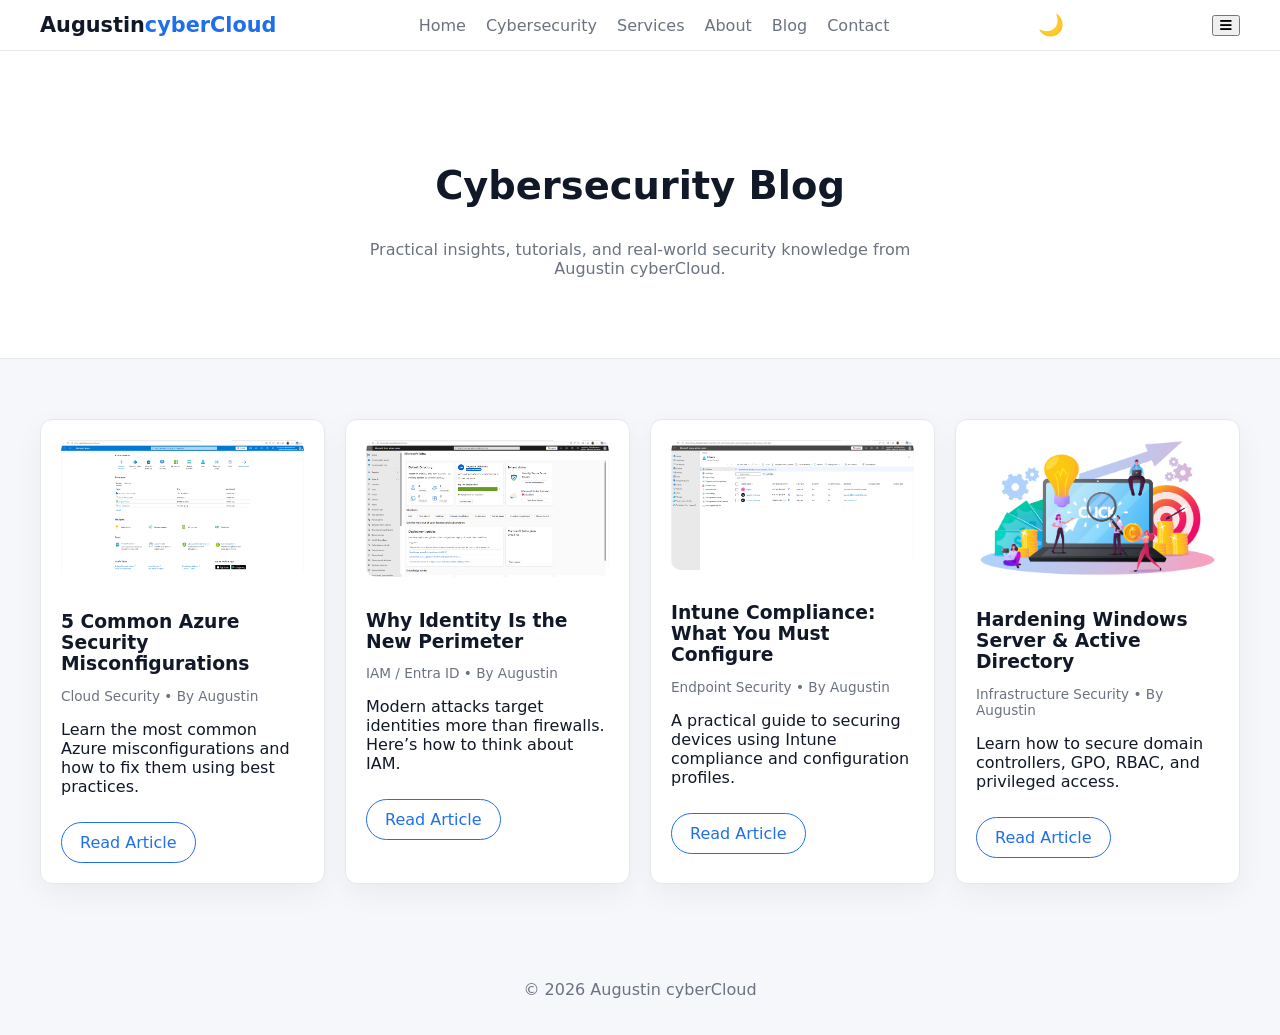
<file: blog/index.html>
<!DOCTYPE html>
<html lang="en">
<head>
  <meta charset="UTF-8" />
  <meta name="viewport" content="width=device-width, initial-scale=1.0" />
  <title>Blog | Augustin cyberCloud</title>

  <link rel="stylesheet"
        href="https://cdnjs.cloudflare.com/ajax/libs/font-awesome/6.5.0/css/all.min.css">

  <link rel="stylesheet" href="blog.css" />
</head>
<body>

<header class="topbar">
  <div class="topbar-inner">
    <div class="logo">Augustin<span>cyberCloud</span></div>

    <nav class="nav">
      <a href="/">Home</a>
      <a href="/cybersecurity">Cybersecurity</a>
      <a href="/services">Services</a>
      <a href="/about">About</a>
      <a href="/blog">Blog</a>
      <a href="/contact">Contact</a>
    </nav>

    <button id="darkModeToggle" class="dark-toggle">🌙</button>
    <button class="menu-btn"><i class="fa-solid fa-bars"></i></button>
  </div>
</header>

<section class="hero fade-in">
  <h1>Cybersecurity Blog</h1>
  <p>
    Practical insights, tutorials, and real‑world security knowledge from Augustin cyberCloud.
  </p>
</section>

<section class="section">
  <div class="blog-grid">

    <article class="blog-card fade-in">
      <img src="/images/blog-azure.png" class="blog-thumb" alt="Azure Security">
      <h3>5 Common Azure Security Misconfigurations</h3>
      <p class="meta">Cloud Security • By Augustin</p>
      <p>
        Learn the most common Azure misconfigurations and how to fix them using best practices.
      </p>
      <a href="/blog/azure-misconfigurations.html" class="btn secondary">Read Article</a>
    </article>

    <article class="blog-card fade-in">
      <img src="/images/blog-identity.png" class="blog-thumb" alt="Identity Security">
      <h3>Why Identity Is the New Perimeter</h3>
      <p class="meta">IAM / Entra ID • By Augustin</p>
      <p>
        Modern attacks target identities more than firewalls. Here’s how to think about IAM.
      </p>
      <a href="/blog/identity-zero-trust.html" class="btn secondary">Read Article</a>
    </article>

    <article class="blog-card fade-in">
      <img src="/images/blog-intune.png" class="blog-thumb" alt="Intune Security">
      <h3>Intune Compliance: What You Must Configure</h3>
      <p class="meta">Endpoint Security • By Augustin</p>
      <p>
        A practical guide to securing devices using Intune compliance and configuration profiles.
      </p>
      <a href="/blog/intune-compliance.html" class="btn secondary">Read Article</a>
    </article>

    <article class="blog-card fade-in">
      <img src="/images/blog-ad.png" class="blog-thumb" alt="Active Directory Security">
      <h3>Hardening Windows Server & Active Directory</h3>
      <p class="meta">Infrastructure Security • By Augustin</p>
      <p>
        Learn how to secure domain controllers, GPO, RBAC, and privileged access.
      </p>
      <a href="/blog/ad-hardening.html" class="btn secondary">Read Article</a>
    </article>

  </div>
</section>

<footer class="footer">
  <p>© 2026 Augustin cyberCloud</p>
</footer>

<script src="blog.js"></script>
</body>
</html>
</file>
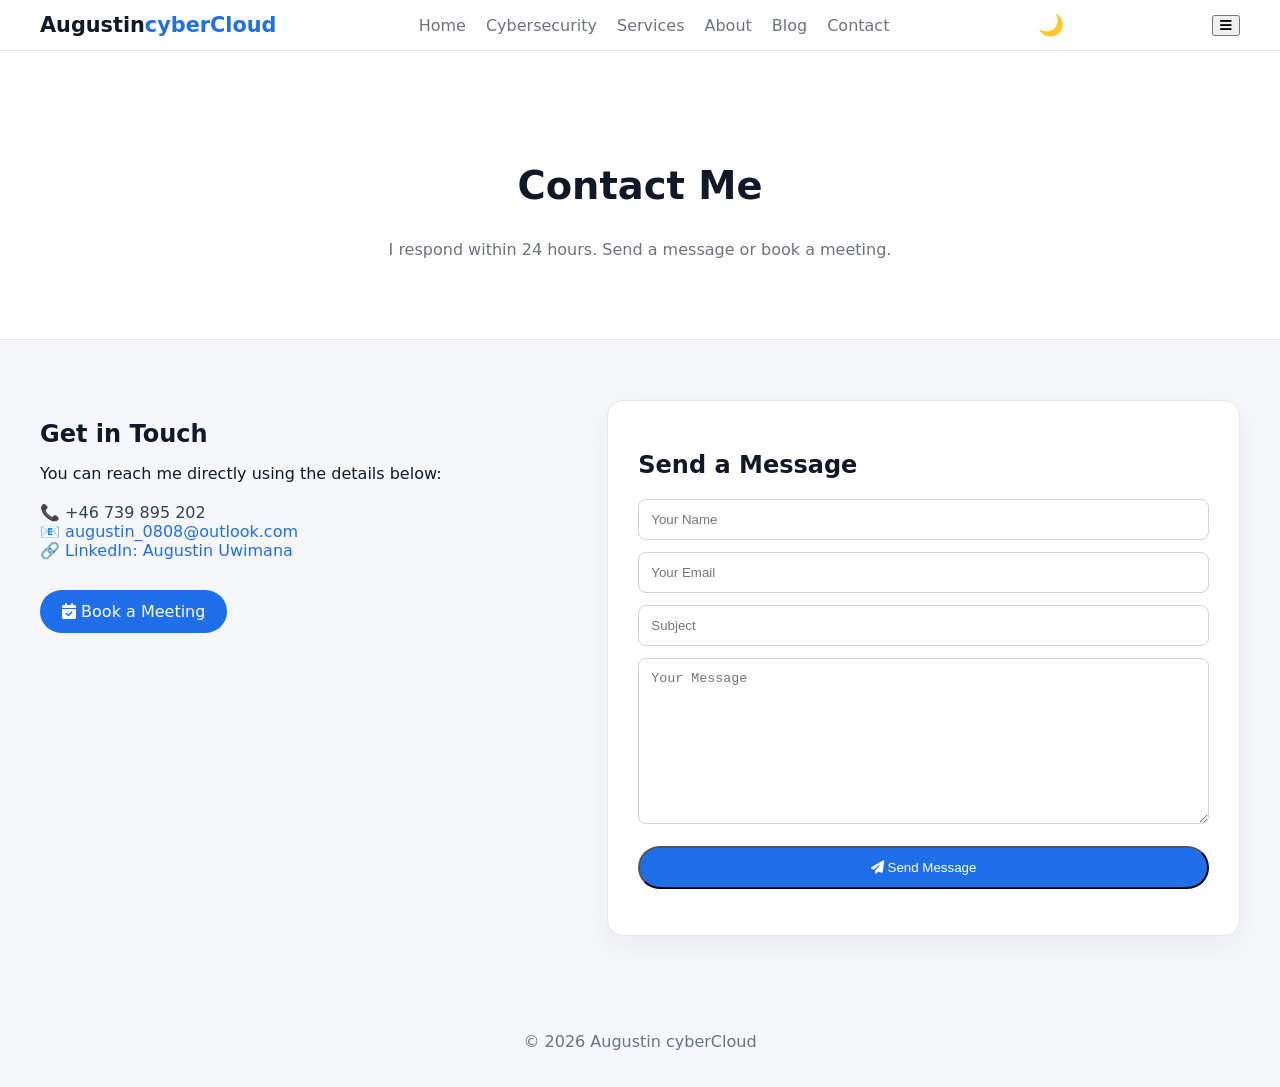
<file: contact/index.html>
<!DOCTYPE html>
<html lang="en">
<head>
  <meta charset="UTF-8" />
  <meta name="viewport" content="width=device-width, initial-scale=1.0" />
  <title>Contact | Augustin cyberCloud</title>

  <link rel="stylesheet"
        href="https://cdnjs.cloudflare.com/ajax/libs/font-awesome/6.5.0/css/all.min.css">

  <link rel="stylesheet" href="contact.css" />
</head>
<body>

<header class="topbar">
  <div class="topbar-inner">
    <div class="logo">Augustin<span>cyberCloud</span></div>

    <nav class="nav">
      <a href="/">Home</a>
      <a href="/cybersecurity">Cybersecurity</a>
      <a href="/services">Services</a>
      <a href="/about">About</a>
      <a href="/blog">Blog</a>
      <a href="/contact">Contact</a>
    </nav>

    <button id="darkModeToggle" class="dark-toggle">🌙</button>
    <button class="menu-btn"><i class="fa-solid fa-bars"></i></button>
  </div>
</header>

<section class="hero fade-in">
  <h1>Contact Me</h1>
  <p>
    I respond within 24 hours. Send a message or book a meeting.
  </p>
</section>

<section class="section">
  <div class="contact-grid">

    <div class="contact-info fade-in">
      <h2>Get in Touch</h2>
      <p>You can reach me directly using the details below:</p>

      <p class="details">
        📞 +46 739 895 202<br>
        📧 <a href="mailto:augustin_0808@outlook.com">augustin_0808@outlook.com</a><br>
        🔗 <a href="https://linkedin.com/in/augustin-uwimana-0684182b" target="_blank">
          LinkedIn: Augustin Uwimana
        </a>
      </p>

      <a href="https://your-booking-link-here" target="_blank" class="btn primary">
        <i class="fa-solid fa-calendar-check"></i> Book a Meeting
      </a>
    </div>

    <div class="contact-form-box slide-in-left">
      <h2>Send a Message</h2>

      <form id="contactForm" class="contact-form">
        <input type="text" id="name" placeholder="Your Name" />
        <input type="email" id="email" placeholder="Your Email" />
        <input type="text" id="subject" placeholder="Subject" />
        <textarea id="message" placeholder="Your Message"></textarea>

        <button type="submit" class="btn primary">
          <i class="fa-solid fa-paper-plane"></i> Send Message
        </button>
      </form>

      <p id="formStatus" class="form-status"></p>
    </div>

  </div>
</section>

<footer class="footer">
  <p>© 2026 Augustin cyberCloud</p>
</footer>

<script src="contact.js"></script>
</body>
</html>
</file>
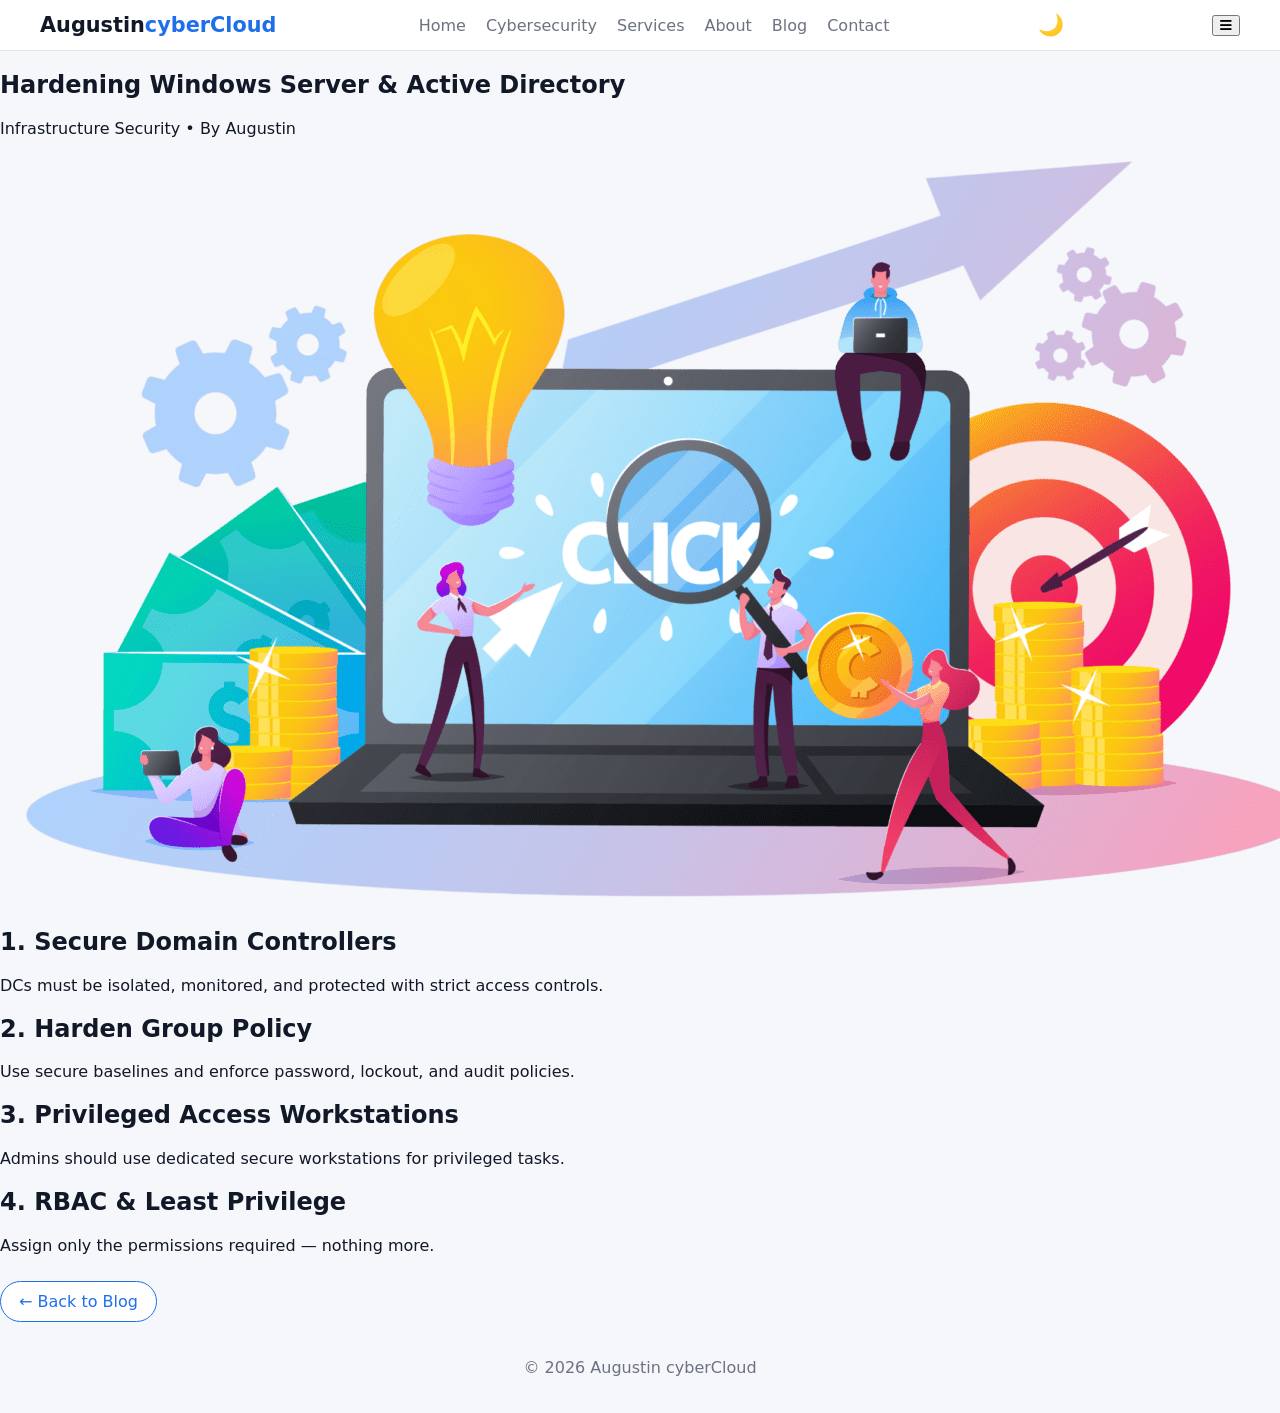
<file: blog/ad-hardening.html>
<!DOCTYPE html>
<html lang="en">
<head>
  <meta charset="UTF-8" />
  <meta name="viewport" content="width=device-width, initial-scale=1.0" />
  <title>Active Directory Hardening | Augustin cyberCloud</title>

  <link rel="stylesheet"
        href="https://cdnjs.cloudflare.com/ajax/libs/font-awesome/6.5.0/css/all.min.css">

  <link rel="stylesheet" href="blog.css" />
</head>
<body>

<header class="topbar">
  <div class="topbar-inner">
    <div class="logo">Augustin<span>cyberCloud</span></div>

    <nav class="nav">
      <a href="/">Home</a>
      <a href="/cybersecurity">Cybersecurity</a>
      <a href="/services">Services</a>
      <a href="/about">About</a>
      <a href="/blog">Blog</a>
      <a href="/contact">Contact</a>
    </nav>

    <button id="darkModeToggle" class="dark-toggle">🌙</button>
    <button class="menu-btn"><i class="fa-solid fa-bars"></i></button>
  </div>
</header>

<section class="article-header fade-in">
  <h1>Hardening Windows Server & Active Directory</h1>
  <p class="meta">Infrastructure Security • By Augustin</p>
</section>

<section class="article-body">

  <img src="/images/blog-ad.png" class="article-image" alt="Active Directory Security">

  <h2>1. Secure Domain Controllers</h2>
  <p>
    DCs must be isolated, monitored, and protected with strict access controls.
  </p>

  <h2>2. Harden Group Policy</h2>
  <p>
    Use secure baselines and enforce password, lockout, and audit policies.
  </p>

  <h2>3. Privileged Access Workstations</h2>
  <p>
    Admins should use dedicated secure workstations for privileged tasks.
  </p>

  <h2>4. RBAC & Least Privilege</h2>
  <p>
    Assign only the permissions required — nothing more.
  </p>

  <a href="/blog" class="btn secondary">← Back to Blog</a>

</section>

<footer class="footer">
  <p>© 2026 Augustin cyberCloud</p>
</footer>

<script src="blog.js"></script>
</body>
</html>
</file>
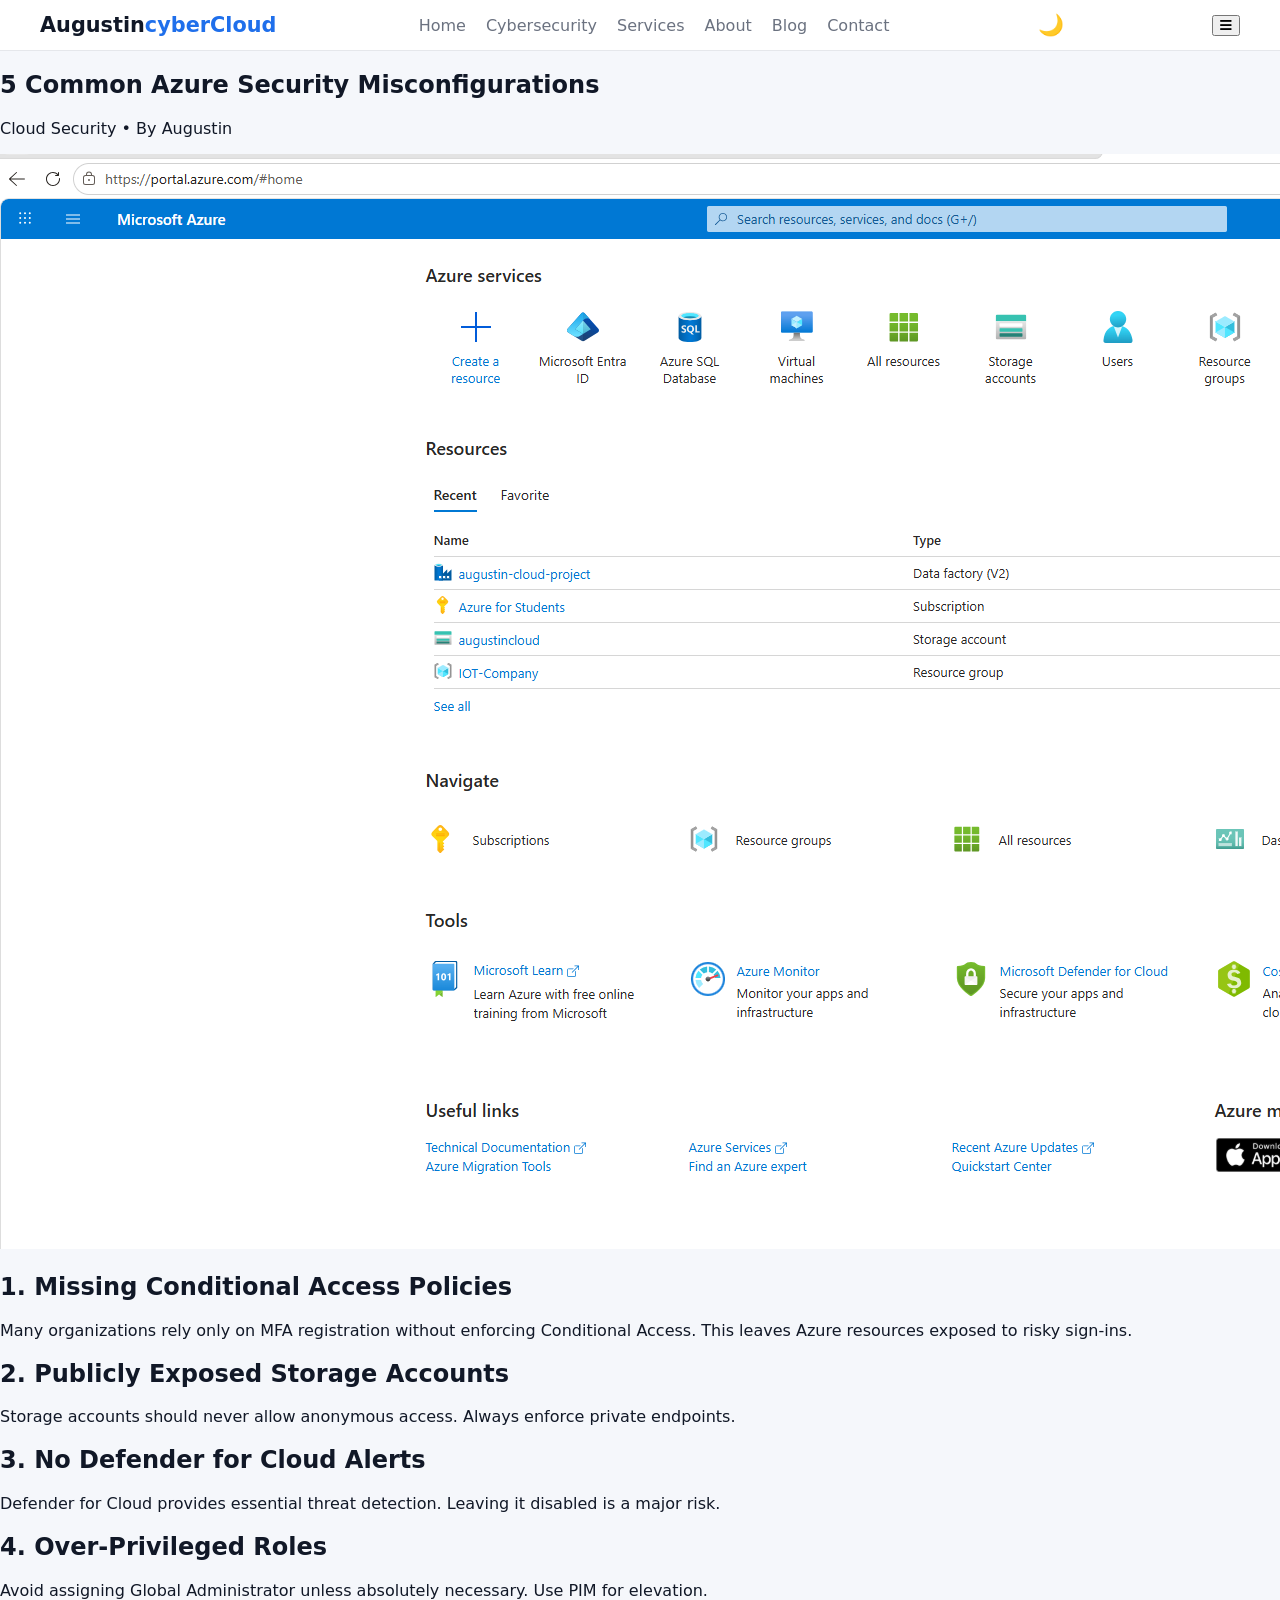
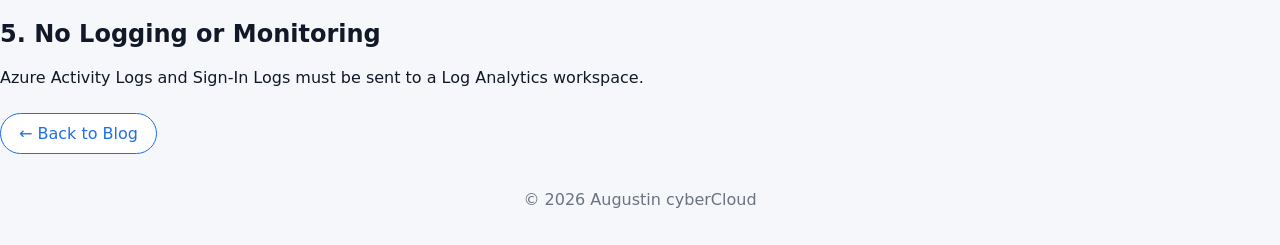
<file: blog/azure-misconfigurations.html>
<!DOCTYPE html>
<html lang="en">
<head>
  <meta charset="UTF-8" />
  <meta name="viewport" content="width=device-width, initial-scale=1.0" />
  <title>Azure Security Misconfigurations | Augustin cyberCloud</title>

  <link rel="stylesheet"
        href="https://cdnjs.cloudflare.com/ajax/libs/font-awesome/6.5.0/css/all.min.css">

  <link rel="stylesheet" href="blog.css" />
</head>
<body>

<header class="topbar">
  <div class="topbar-inner">
    <div class="logo">Augustin<span>cyberCloud</span></div>

    <nav class="nav">
      <a href="/">Home</a>
      <a href="/cybersecurity">Cybersecurity</a>
      <a href="/services">Services</a>
      <a href="/about">About</a>
      <a href="/blog">Blog</a>
      <a href="/contact">Contact</a>
    </nav>

    <button id="darkModeToggle" class="dark-toggle">🌙</button>
    <button class="menu-btn"><i class="fa-solid fa-bars"></i></button>
  </div>
</header>

<section class="article-header fade-in">
  <h1>5 Common Azure Security Misconfigurations</h1>
  <p class="meta">Cloud Security • By Augustin</p>
</section>

<section class="article-body">

  <img src="/images/blog-azure.png" class="article-image" alt="Azure Security">

  <h2>1. Missing Conditional Access Policies</h2>
  <p>
    Many organizations rely only on MFA registration without enforcing Conditional Access.
    This leaves Azure resources exposed to risky sign‑ins.
  </p>

  <h2>2. Publicly Exposed Storage Accounts</h2>
  <p>
    Storage accounts should never allow anonymous access. Always enforce private endpoints.
  </p>

  <h2>3. No Defender for Cloud Alerts</h2>
  <p>
    Defender for Cloud provides essential threat detection. Leaving it disabled is a major risk.
  </p>

  <h2>4. Over‑Privileged Roles</h2>
  <p>
    Avoid assigning Global Administrator unless absolutely necessary. Use PIM for elevation.
  </p>

  <h2>5. No Logging or Monitoring</h2>
  <p>
    Azure Activity Logs and Sign‑In Logs must be sent to a Log Analytics workspace.
  </p>

  <a href="/blog" class="btn secondary">← Back to Blog</a>

</section>

<footer class="footer">
  <p>© 2026 Augustin cyberCloud</p>
</footer>

<script src="blog.js"></script>
</body>
</html>
</file>
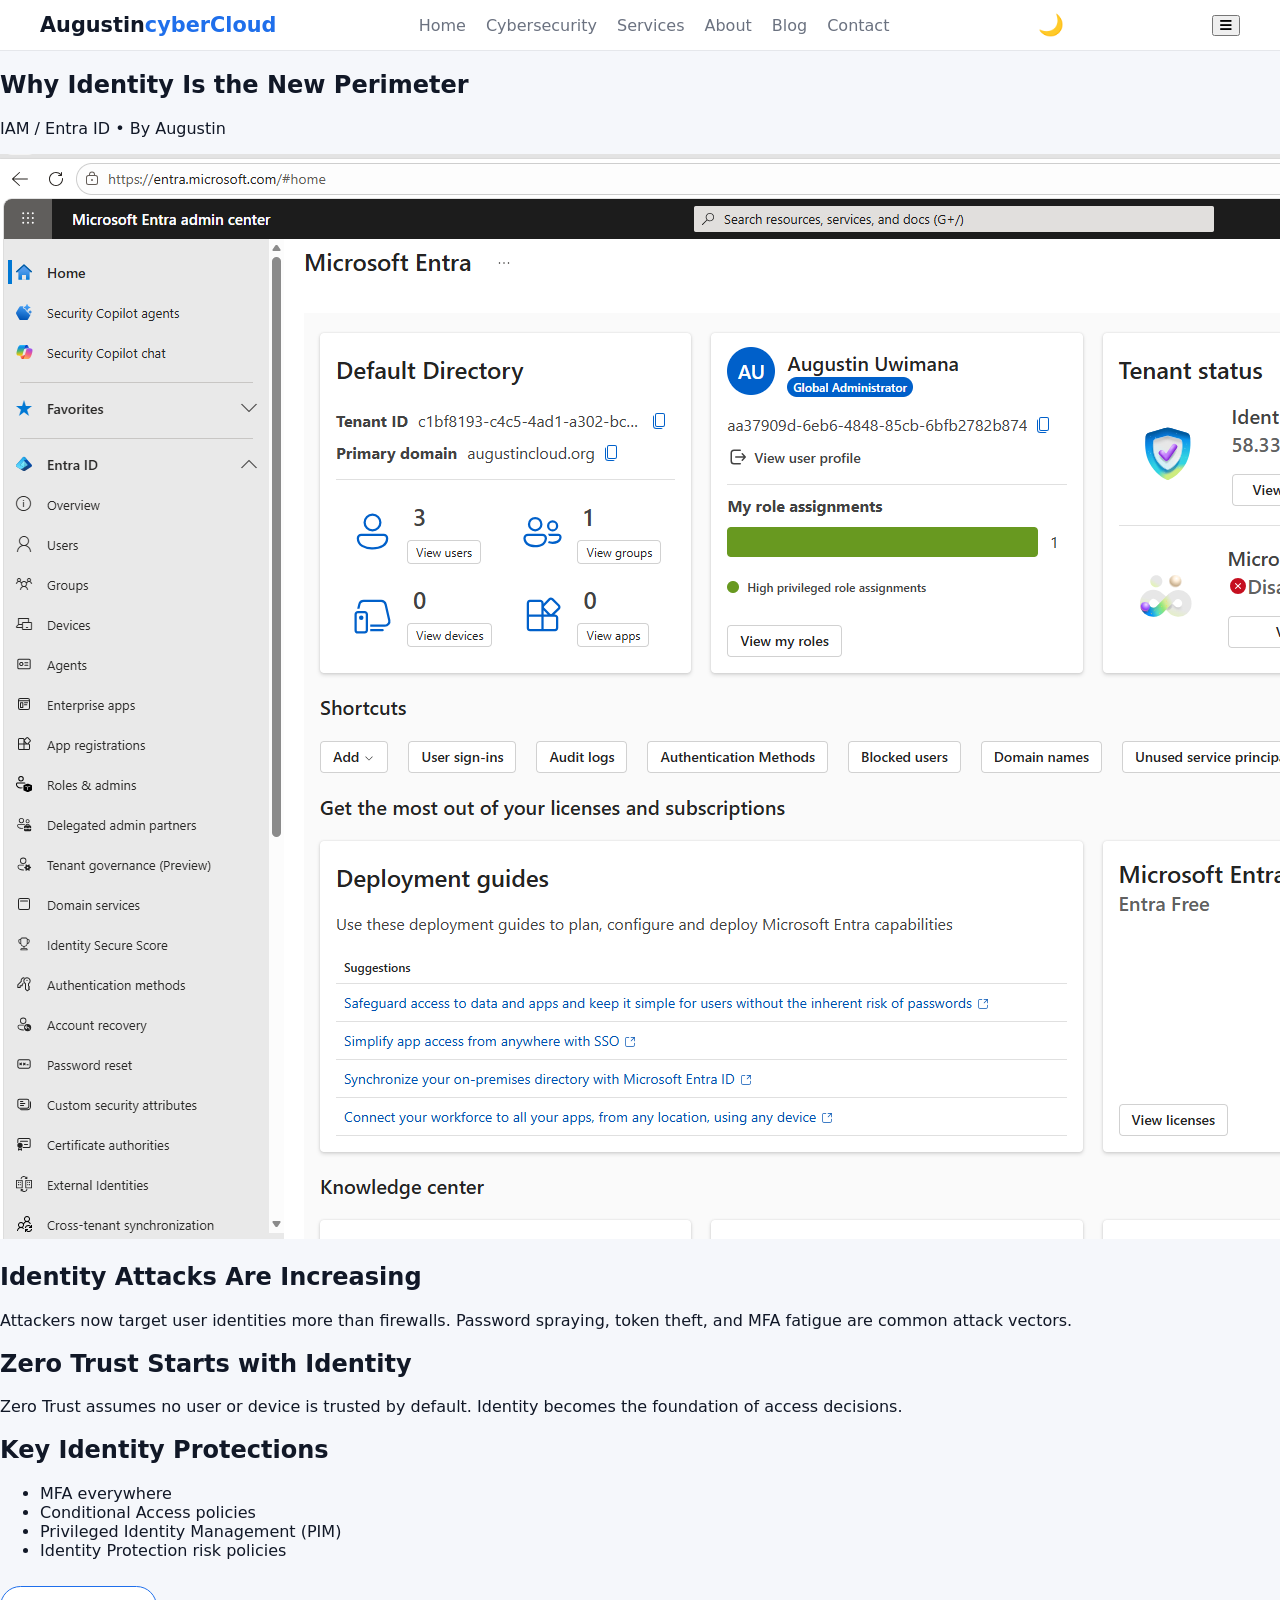
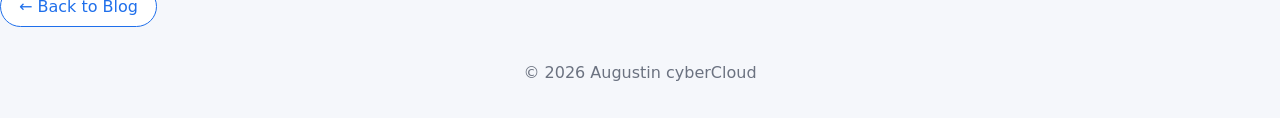
<file: blog/identity-zero-trust.html>
<!DOCTYPE html>
<html lang="en">
<head>
  <meta charset="UTF-8" />
  <meta name="viewport" content="width=device-width, initial-scale=1.0" />
  <title>Identity Zero Trust | Augustin cyberCloud</title>

  <link rel="stylesheet"
        href="https://cdnjs.cloudflare.com/ajax/libs/font-awesome/6.5.0/css/all.min.css">

  <link rel="stylesheet" href="blog.css" />
</head>
<body>

<header class="topbar">
  <div class="topbar-inner">
    <div class="logo">Augustin<span>cyberCloud</span></div>

    <nav class="nav">
      <a href="/">Home</a>
      <a href="/cybersecurity">Cybersecurity</a>
      <a href="/services">Services</a>
      <a href="/about">About</a>
      <a href="/blog">Blog</a>
      <a href="/contact">Contact</a>
    </nav>

    <button id="darkModeToggle" class="dark-toggle">🌙</button>
    <button class="menu-btn"><i class="fa-solid fa-bars"></i></button>
  </div>
</header>

<section class="article-header fade-in">
  <h1>Why Identity Is the New Perimeter</h1>
  <p class="meta">IAM / Entra ID • By Augustin</p>
</section>

<section class="article-body">

  <img src="/images/blog-identity.png" class="article-image" alt="Identity Security">

  <h2>Identity Attacks Are Increasing</h2>
  <p>
    Attackers now target user identities more than firewalls. Password spraying,
    token theft, and MFA fatigue are common attack vectors.
  </p>

  <h2>Zero Trust Starts with Identity</h2>
  <p>
    Zero Trust assumes no user or device is trusted by default. Identity becomes the
    foundation of access decisions.
  </p>

  <h2>Key Identity Protections</h2>
  <ul>
    <li>MFA everywhere</li>
    <li>Conditional Access policies</li>
    <li>Privileged Identity Management (PIM)</li>
    <li>Identity Protection risk policies</li>
  </ul>

  <a href="/blog" class="btn secondary">← Back to Blog</a>

</section>

<footer class="footer">
  <p>© 2026 Augustin cyberCloud</p>
</footer>

<script src="blog.js"></script>
</body>
</html>
</file>
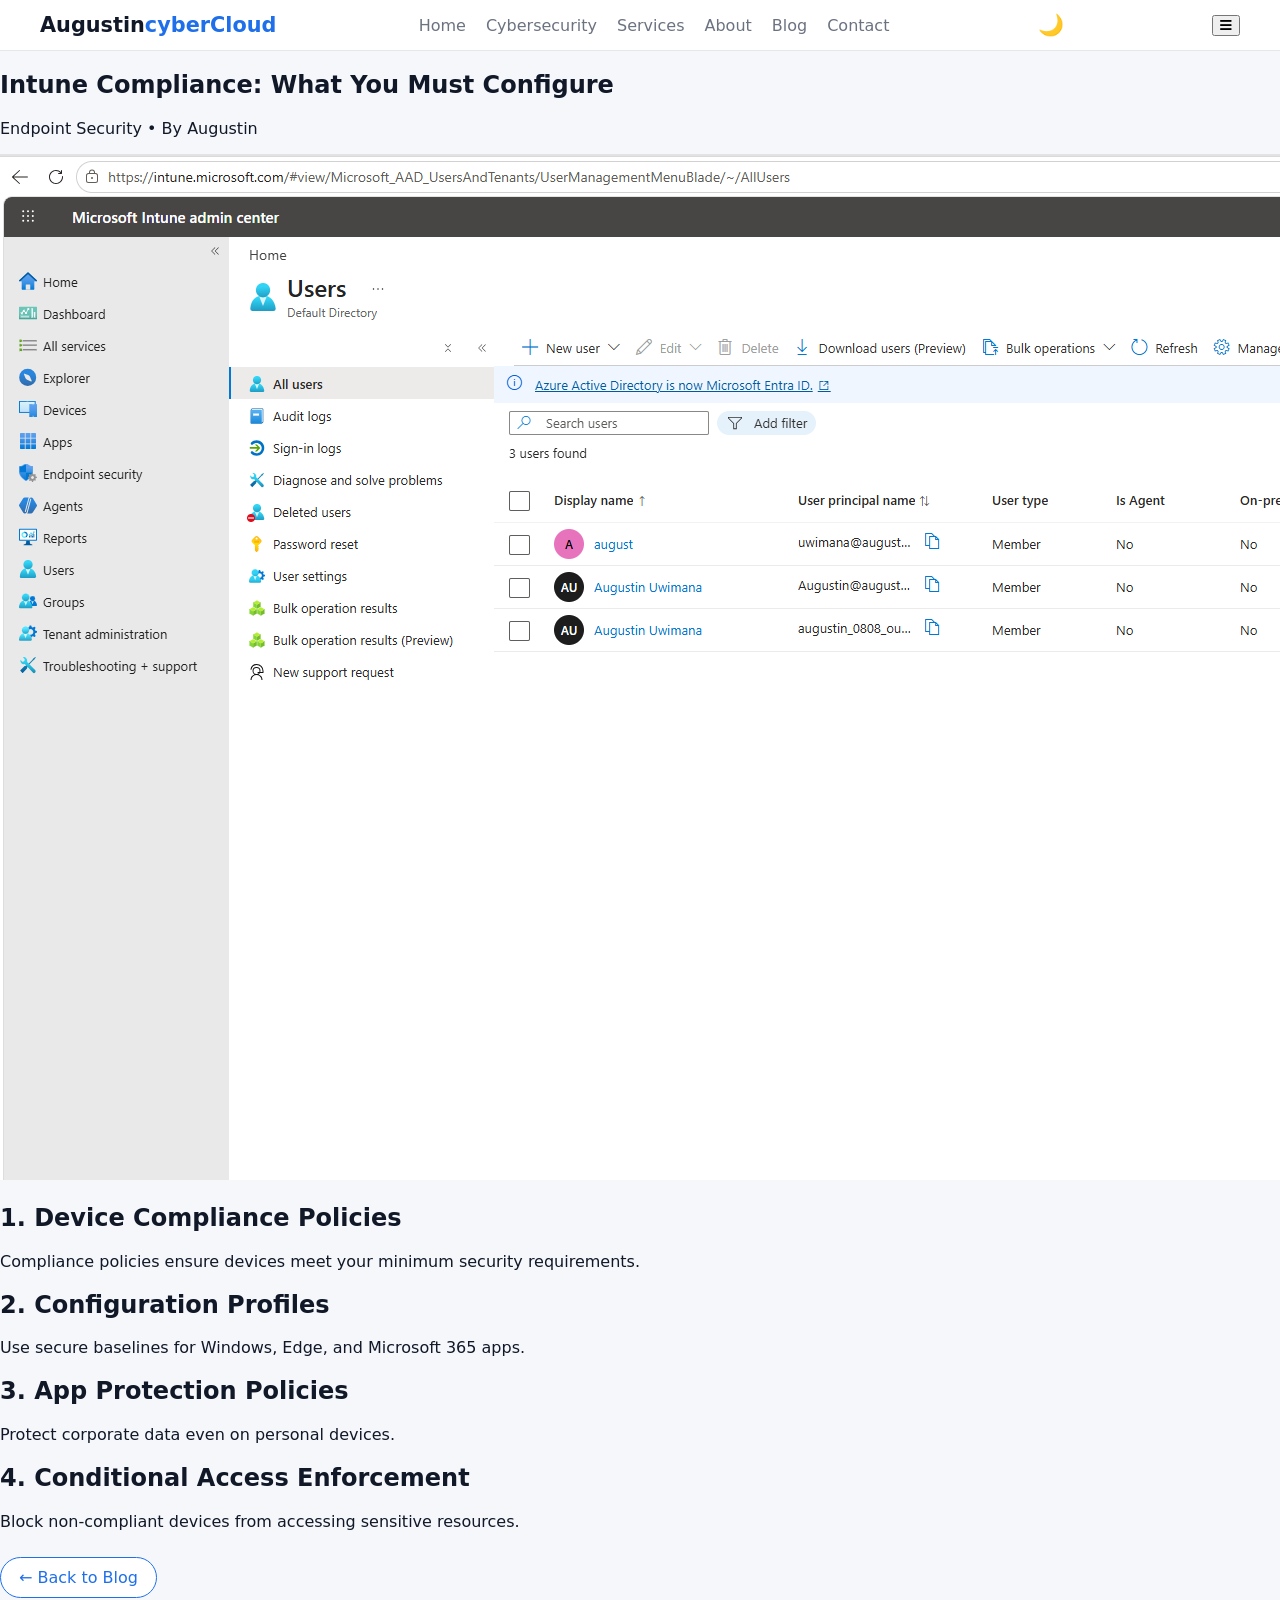
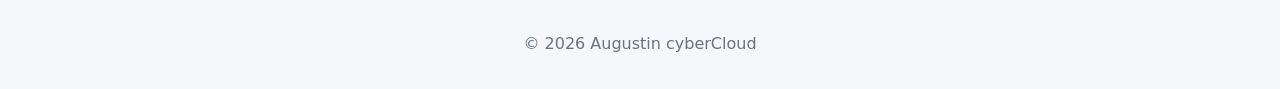
<file: blog/intune-compliance.html>
<!DOCTYPE html>
<html lang="en">
<head>
  <meta charset="UTF-8" />
  <meta name="viewport" content="width=device-width, initial-scale=1.0" />
  <title>Intune Compliance | Augustin cyberCloud</title>

  <link rel="stylesheet"
        href="https://cdnjs.cloudflare.com/ajax/libs/font-awesome/6.5.0/css/all.min.css">

  <link rel="stylesheet" href="blog.css" />
</head>
<body>

<header class="topbar">
  <div class="topbar-inner">
    <div class="logo">Augustin<span>cyberCloud</span></div>

    <nav class="nav">
      <a href="/">Home</a>
      <a href="/cybersecurity">Cybersecurity</a>
      <a href="/services">Services</a>
      <a href="/about">About</a>
      <a href="/blog">Blog</a>
      <a href="/contact">Contact</a>
    </nav>

    <button id="darkModeToggle" class="dark-toggle">🌙</button>
    <button class="menu-btn"><i class="fa-solid fa-bars"></i></button>
  </div>
</header>

<section class="article-header fade-in">
  <h1>Intune Compliance: What You Must Configure</h1>
  <p class="meta">Endpoint Security • By Augustin</p>
</section>

<section class="article-body">

  <img src="/images/blog-intune.png" class="article-image" alt="Intune Security">

  <h2>1. Device Compliance Policies</h2>
  <p>
    Compliance policies ensure devices meet your minimum security requirements.
  </p>

  <h2>2. Configuration Profiles</h2>
  <p>
    Use secure baselines for Windows, Edge, and Microsoft 365 apps.
  </p>

  <h2>3. App Protection Policies</h2>
  <p>
    Protect corporate data even on personal devices.
  </p>

  <h2>4. Conditional Access Enforcement</h2>
  <p>
    Block non‑compliant devices from accessing sensitive resources.
  </p>

  <a href="/blog" class="btn secondary">← Back to Blog</a>

</section>

<footer class="footer">
  <p>© 2026 Augustin cyberCloud</p>
</footer>

<script src="blog.js"></script>
</body>
</html>
</file>
<file: blog/blog.css>
body {
  margin: 0;
  font-family: system-ui, sans-serif;
  background: #f5f7fb;
  color: #111827;
}

.topbar {
  background: #ffffff;
  border-bottom: 1px solid #e5e7eb;
  position: sticky;
  top: 0;
}

.topbar-inner {
  max-width: 1200px;
  margin: auto;
  padding: 12px 16px;
  display: flex;
  justify-content: space-between;
  align-items: center;
}

.logo {
  font-weight: 700;
  font-size: 1.3rem;
}

.logo span {
  color: #1f6feb;
}

.nav {
  display: flex;
  gap: 20px;
}

.nav a {
  text-decoration: none;
  color: #6b7280;
}

.nav a:hover {
  color: #1f6feb;
}

.dark-toggle {
  background: none;
  border: none;
  font-size: 1.3rem;
  cursor: pointer;
}

.hero {
  text-align: center;
  padding: 80px 16px;
  background: #ffffff;
  border-bottom: 1px solid #e5e7eb;
}

.hero h1 {
  font-size: 2.4rem;
}

.hero p {
  color: #6b7280;
  max-width: 600px;
  margin: auto;
}

.section {
  max-width: 1200px;
  margin: auto;
  padding: 60px 16px;
}

.blog-grid {
  display: grid;
  grid-template-columns: repeat(auto-fit, minmax(260px, 1fr));
  gap: 20px;
}

.blog-card {
  background: #ffffff;
  padding: 20px;
  border-radius: 12px;
  border: 1px solid #e5e7eb;
  box-shadow: 0 10px 30px rgba(0,0,0,0.05);
}

.blog-thumb {
  width: 100%;
  border-radius: 10px;
  margin-bottom: 10px;
}

.blog-card h3 {
  margin-bottom: 8px;
}

.blog-card .meta {
  color: #6b7280;
  font-size: 0.85rem;
  margin-bottom: 10px;
}

.btn.secondary {
  padding: 10px 18px;
  border-radius: 999px;
  background: #ffffff;
  border: 1px solid #1f6feb;
  color: #1f6feb;
  text-decoration: none;
  display: inline-block;
  margin-top: 10px;
}

.btn.secondary:hover {
  background: #1f6feb;
  color: white;
}

.footer {
  text-align: center;
  padding: 20px;
  color: #6b7280;
}

/* Animations */
.fade-in {
  opacity: 0;
  transform: translateY(20px);
  animation: fadeIn 0.8s ease forwards;
}

@keyframes fadeIn {
  to {
    opacity: 1;
    transform: translateY(0);
  }
}

/* Dark Mode */
body.dark {
  background: #020617;
  color: #e5e7eb;
}

body.dark .blog-card {
  background: #0b1120;
  border-color: #1f2937;
}

body.dark .nav a {
  color: #9ca3af;
}

body.dark .nav a:hover {
  color: #60a5fa;
}
</file>
<file: contact/contact.css>
body {
  margin: 0;
  font-family: system-ui, sans-serif;
  background: #f5f7fb;
  color: #111827;
}

.topbar {
  background: #ffffff;
  border-bottom: 1px solid #e5e7eb;
  position: sticky;
  top: 0;
}

.topbar-inner {
  max-width: 1200px;
  margin: auto;
  padding: 12px 16px;
  display: flex;
  justify-content: space-between;
  align-items: center;
}

.logo {
  font-weight: 700;
  font-size: 1.3rem;
}

.logo span {
  color: #1f6feb;
}

.nav {
  display: flex;
  gap: 20px;
}

.nav a {
  text-decoration: none;
  color: #6b7280;
}

.nav a:hover {
  color: #1f6feb;
}

.dark-toggle {
  background: none;
  border: none;
  font-size: 1.3rem;
  cursor: pointer;
}

.hero {
  text-align: center;
  padding: 80px 16px;
  background: #ffffff;
  border-bottom: 1px solid #e5e7eb;
}

.hero h1 {
  font-size: 2.4rem;
}

.hero p {
  color: #6b7280;
  max-width: 600px;
  margin: auto;
}

.section {
  max-width: 1200px;
  margin: auto;
  padding: 60px 16px;
}

.contact-grid {
  display: grid;
  grid-template-columns: 1fr 1.2fr;
  gap: 40px;
}

.contact-info h2 {
  margin-bottom: 10px;
}

.details {
  margin: 20px 0;
  color: #374151;
}

.details a {
  color: #1f6feb;
  text-decoration: none;
}

.btn {
  padding: 12px 22px;
  border-radius: 999px;
  background: #1f6feb;
  color: white;
  text-decoration: none;
  display: inline-block;
  margin-top: 10px;
}

.contact-form-box {
  background: #ffffff;
  padding: 30px;
  border-radius: 16px;
  border: 1px solid #e5e7eb;
  box-shadow: 0 10px 30px rgba(0,0,0,0.05);
}

.contact-form {
  display: flex;
  flex-direction: column;
  gap: 12px;
}

.contact-form input,
.contact-form textarea {
  padding: 12px;
  border-radius: 8px;
  border: 1px solid #d1d5db;
}

.contact-form textarea {
  min-height: 140px;
}

.form-status {
  margin-top: 12px;
  font-weight: 600;
}

.footer {
  text-align: center;
  padding: 20px;
  color: #6b7280;
}

/* Animations */
.fade-in {
  opacity: 0;
  transform: translateY(20px);
  animation: fadeIn 0.8s ease forwards;
}

@keyframes fadeIn {
  to {
    opacity: 1;
    transform: translateY(0);
  }
}

.slide-in-left {
  opacity: 0;
  transform: translateX(-30px);
  animation: slideInLeft 0.8s ease forwards;
}

@keyframes slideInLeft {
  to {
    opacity: 1;
    transform: translateX(0);
  }
}

/* Dark Mode */
body.dark {
  background: #020617;
  color: #e5e7eb;
}

body.dark .contact-form-box {
  background: #0b1120;
  border-color: #1f2937;
}

body.dark .nav a {
  color: #9ca3af;
}

body.dark .nav a:hover {
  color: #60a5fa;
}
</file>
